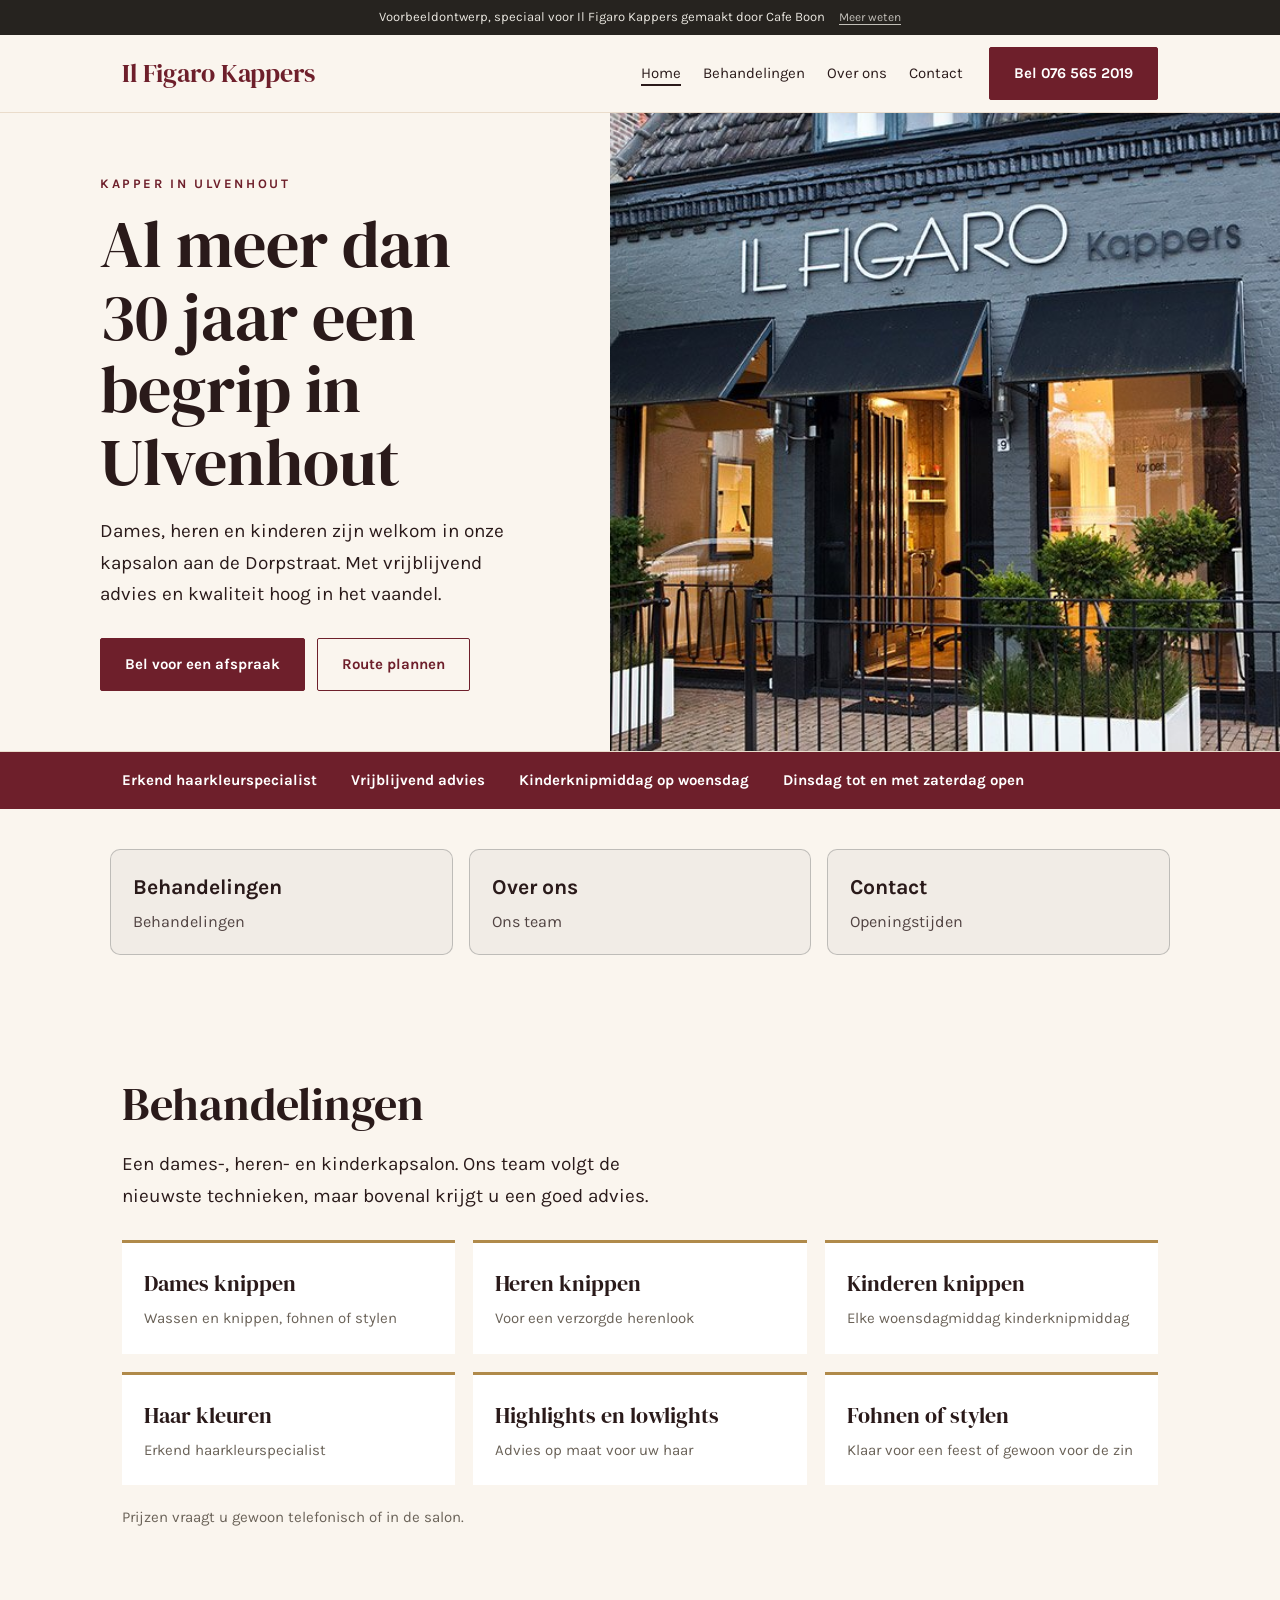
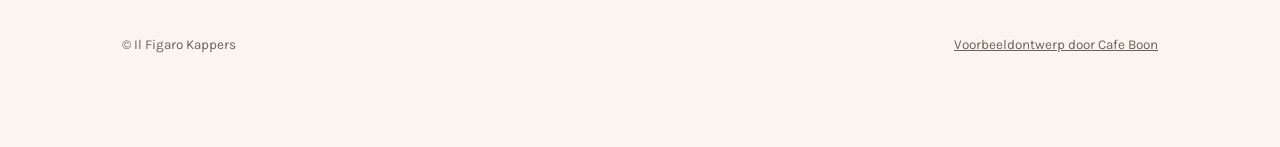
<file: index.html>
<!doctype html>
<html lang="nl"><head><meta charset="utf-8"><meta name="viewport" content="width=device-width,initial-scale=1">
<title>Il Figaro Kappers | Dames, heren en kinderen in Ulvenhout</title>
<meta name="description" content="Il Figaro Kappers aan de Dorpstraat 9 in Ulvenhout. Al meer dan 30 jaar een begrip voor dames, heren en kinderen. Erkend haarkleurspecialist, vrijblijvend advies.">
<meta name="robots" content="noindex">
<link rel="icon" type="image/svg+xml" href="images/favicon.svg">
<meta property="og:title" content="Il Figaro Kappers, Ulvenhout">
<meta property="og:description" content="Al meer dan 30 jaar een begrip in Ulvenhout. Dames, heren en kinderen.">
<meta property="og:image" content="https://ilfigarokappers.cafeboon.com/images/og.jpg">
<meta property="og:type" content="website">
<link rel="preconnect" href="https://fonts.googleapis.com"><link rel="preconnect" href="https://fonts.gstatic.com" crossorigin>
<link href="https://fonts.googleapis.com/css2?family=DM+Serif+Display&family=Karla:wght@400;700&display=swap" rel="stylesheet">
<link rel="stylesheet" href="style.css">
</head><body>
<div class="vb-banner" role="note"><span>Voorbeeldontwerp, speciaal voor Il Figaro Kappers gemaakt door Cafe Boon</span><a href="https://cafeboon.com">Meer weten</a></div>
<header><div class="wrap"><a class="logo" href="index.html">Il Figaro Kappers</a>
<nav><a aria-current="page" href="index.html">Home</a><a href="aanbod.html">Behandelingen</a><a href="over.html">Over ons</a><a href="contact.html">Contact</a></nav>
<a class="btn" href="tel:+31765652019">Bel 076 565 2019</a></div></header>
<div aria-label="Pagina's" class="sn-bar" role="navigation"><a aria-current="page" class="sn-link" href="index.html">Home</a><a class="sn-link" href="aanbod.html">Behandelingen</a><a class="sn-link" href="over.html">Over ons</a><a class="sn-link" href="contact.html">Contact</a></div>
<main id="top">
<section class="hero" style="padding:0"><div class="txt"><p class="tag">Kapper in Ulvenhout</p><h1>Al meer dan 30 jaar een begrip in Ulvenhout</h1><p class="lead">Dames, heren en kinderen zijn welkom in onze kapsalon aan de Dorpstraat. Met vrijblijvend advies en kwaliteit hoog in het vaandel.</p>
<div class="acties"><a class="btn" href="tel:+31765652019">Bel voor een afspraak</a><a class="btn licht" href="https://www.google.com/maps/dir/?api=1&amp;destination=Dorpstraat+9+4851+CJ+Ulvenhout">Route plannen</a></div></div>
<div class="foto"><img alt="De kapsalon Il Figaro Kappers aan de Dorpstraat" fetchpriority="high" src="images/pand.jpg"/></div></section>
<div class="punten"><div class="wrap"><span>Erkend haarkleurspecialist</span><span>Vrijblijvend advies</span><span>Kinderknipmiddag op woensdag</span><span>Dinsdag tot en met zaterdag open</span></div></div>
<div class="sn-cards"><a class="sn-card" href="aanbod.html"><strong>Behandelingen</strong><span>Behandelingen</span></a><a class="sn-card" href="over.html"><strong>Over ons</strong><span>Ons team</span></a><a class="sn-card" href="contact.html"><strong>Contact</strong><span>Openingstijden</span></a></div>
<section><div class="wrap"><h2>Behandelingen</h2>
<p class="lead">Een dames-, heren- en kinderkapsalon. Ons team volgt de nieuwste technieken, maar bovenal krijgt u een goed advies.</p>
<ul class="diensten">
<li>Dames knippen<small>Wassen en knippen, fohnen of stylen</small></li>
<li>Heren knippen<small>Voor een verzorgde herenlook</small></li>
<li>Kinderen knippen<small>Elke woensdagmiddag kinderknipmiddag</small></li>
<li>Haar kleuren<small>Erkend haarkleurspecialist</small></li>
<li>Highlights en lowlights<small>Advies op maat voor uw haar</small></li>
<li>Fohnen of stylen<small>Klaar voor een feest of gewoon voor de zin</small></li>
</ul>
<p class="kleine">Prijzen vraagt u gewoon telefonisch of in de salon.</p></div></section>
</main>
<footer><div class="wrap"><span>© Il Figaro Kappers</span><span><a href="https://cafeboon.com">Voorbeeldontwerp door Cafe Boon</a></span></div></footer>
<div class="balk"><a href="tel:+31765652019">Bel</a><a href="https://www.google.com/maps/dir/?api=1&amp;destination=Dorpstraat+9+4851+CJ+Ulvenhout">Route</a><a href="mailto:ilfigaro@ziggo.nl">Mail</a></div>
</body></html>
</file>
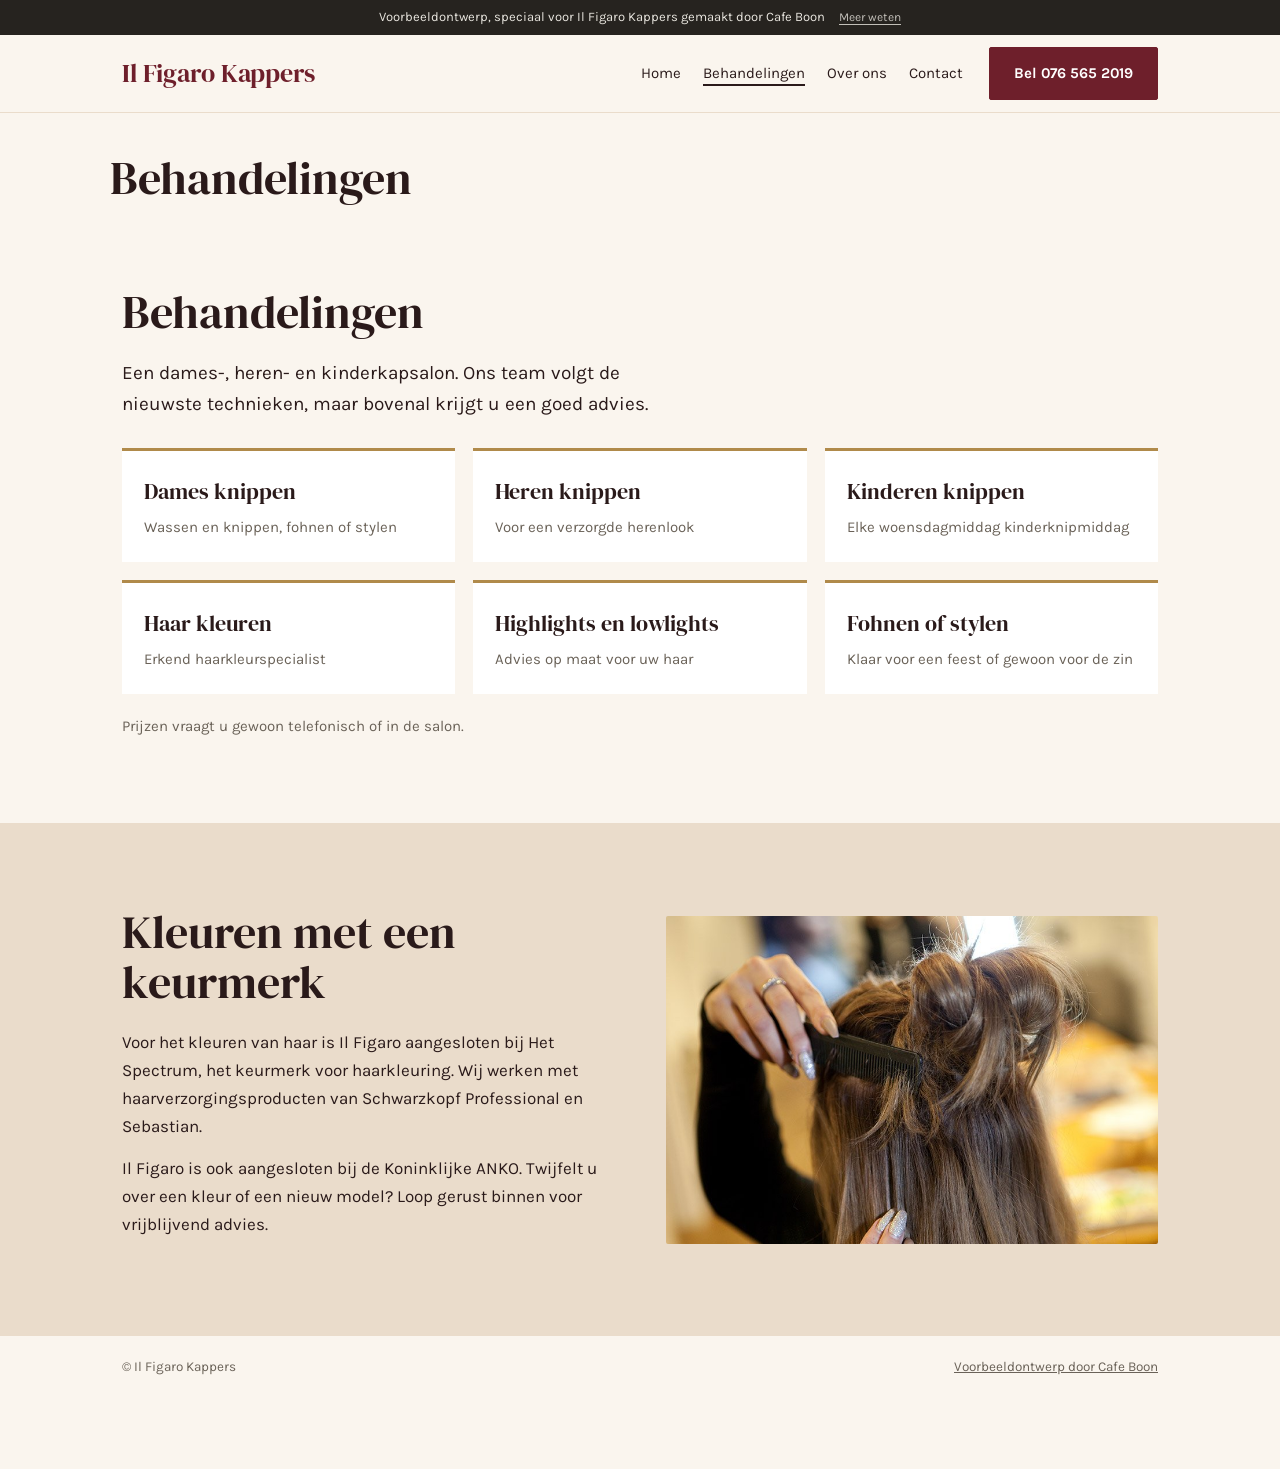
<file: aanbod.html>
<!doctype html>
<html lang="nl"><head><meta charset="utf-8"><meta name="viewport" content="width=device-width,initial-scale=1">
<title>Behandelingen | Il Figaro Kappers</title>
<meta name="description" content="Il Figaro Kappers aan de Dorpstraat 9 in Ulvenhout. Al meer dan 30 jaar een begrip voor dames, heren en kinderen. Erkend haarkleurspecialist, vrijblijvend advies.">
<meta name="robots" content="noindex">
<link rel="icon" type="image/svg+xml" href="images/favicon.svg">
<meta property="og:title" content="Il Figaro Kappers, Ulvenhout">
<meta property="og:description" content="Al meer dan 30 jaar een begrip in Ulvenhout. Dames, heren en kinderen.">
<meta property="og:image" content="https://ilfigarokappers.cafeboon.com/images/og.jpg">
<meta property="og:type" content="website">
<link rel="preconnect" href="https://fonts.googleapis.com"><link rel="preconnect" href="https://fonts.gstatic.com" crossorigin>
<link href="https://fonts.googleapis.com/css2?family=DM+Serif+Display&family=Karla:wght@400;700&display=swap" rel="stylesheet">
<link rel="stylesheet" href="style.css">
</head><body>
<div class="vb-banner" role="note"><span>Voorbeeldontwerp, speciaal voor Il Figaro Kappers gemaakt door Cafe Boon</span><a href="https://cafeboon.com">Meer weten</a></div>
<header><div class="wrap"><a class="logo" href="index.html">Il Figaro Kappers</a>
<nav><a href="index.html">Home</a><a aria-current="page" href="aanbod.html">Behandelingen</a><a href="over.html">Over ons</a><a href="contact.html">Contact</a></nav>
<a class="btn" href="tel:+31765652019">Bel 076 565 2019</a></div></header>
<div aria-label="Pagina's" class="sn-bar" role="navigation"><a class="sn-link" href="index.html">Home</a><a aria-current="page" class="sn-link" href="aanbod.html">Behandelingen</a><a class="sn-link" href="over.html">Over ons</a><a class="sn-link" href="contact.html">Contact</a></div>
<main id="top">
<div class="sn-head"><h1>Behandelingen</h1></div>
<section id="behandelingen"><div class="wrap"><h2>Behandelingen</h2>
<p class="lead">Een dames-, heren- en kinderkapsalon. Ons team volgt de nieuwste technieken, maar bovenal krijgt u een goed advies.</p>
<ul class="diensten">
<li>Dames knippen<small>Wassen en knippen, fohnen of stylen</small></li>
<li>Heren knippen<small>Voor een verzorgde herenlook</small></li>
<li>Kinderen knippen<small>Elke woensdagmiddag kinderknipmiddag</small></li>
<li>Haar kleuren<small>Erkend haarkleurspecialist</small></li>
<li>Highlights en lowlights<small>Advies op maat voor uw haar</small></li>
<li>Fohnen of stylen<small>Klaar voor een feest of gewoon voor de zin</small></li>
</ul>
<p class="kleine">Prijzen vraagt u gewoon telefonisch of in de salon.</p></div></section>
<section class="alt" id="kleuren"><div class="wrap split">
<div><h2>Kleuren met een keurmerk</h2>
<p>Voor het kleuren van haar is Il Figaro aangesloten bij Het Spectrum, het keurmerk voor haarkleuring. Wij werken met haarverzorgingsproducten van Schwarzkopf Professional en Sebastian.</p>
<p>Il Figaro is ook aangesloten bij de Koninklijke ANKO. Twijfelt u over een kleur of een nieuw model? Loop gerust binnen voor vrijblijvend advies.</p></div>
<div class="fotos"><img alt="Haar kammen in de salon" loading="lazy" src="images/kleuren.jpg"/></div>
</div></section>
</main>
<footer><div class="wrap"><span>© Il Figaro Kappers</span><span><a href="https://cafeboon.com">Voorbeeldontwerp door Cafe Boon</a></span></div></footer>
<div class="balk"><a href="tel:+31765652019">Bel</a><a href="https://www.google.com/maps/dir/?api=1&amp;destination=Dorpstraat+9+4851+CJ+Ulvenhout">Route</a><a href="mailto:ilfigaro@ziggo.nl">Mail</a></div>
</body></html>
</file>
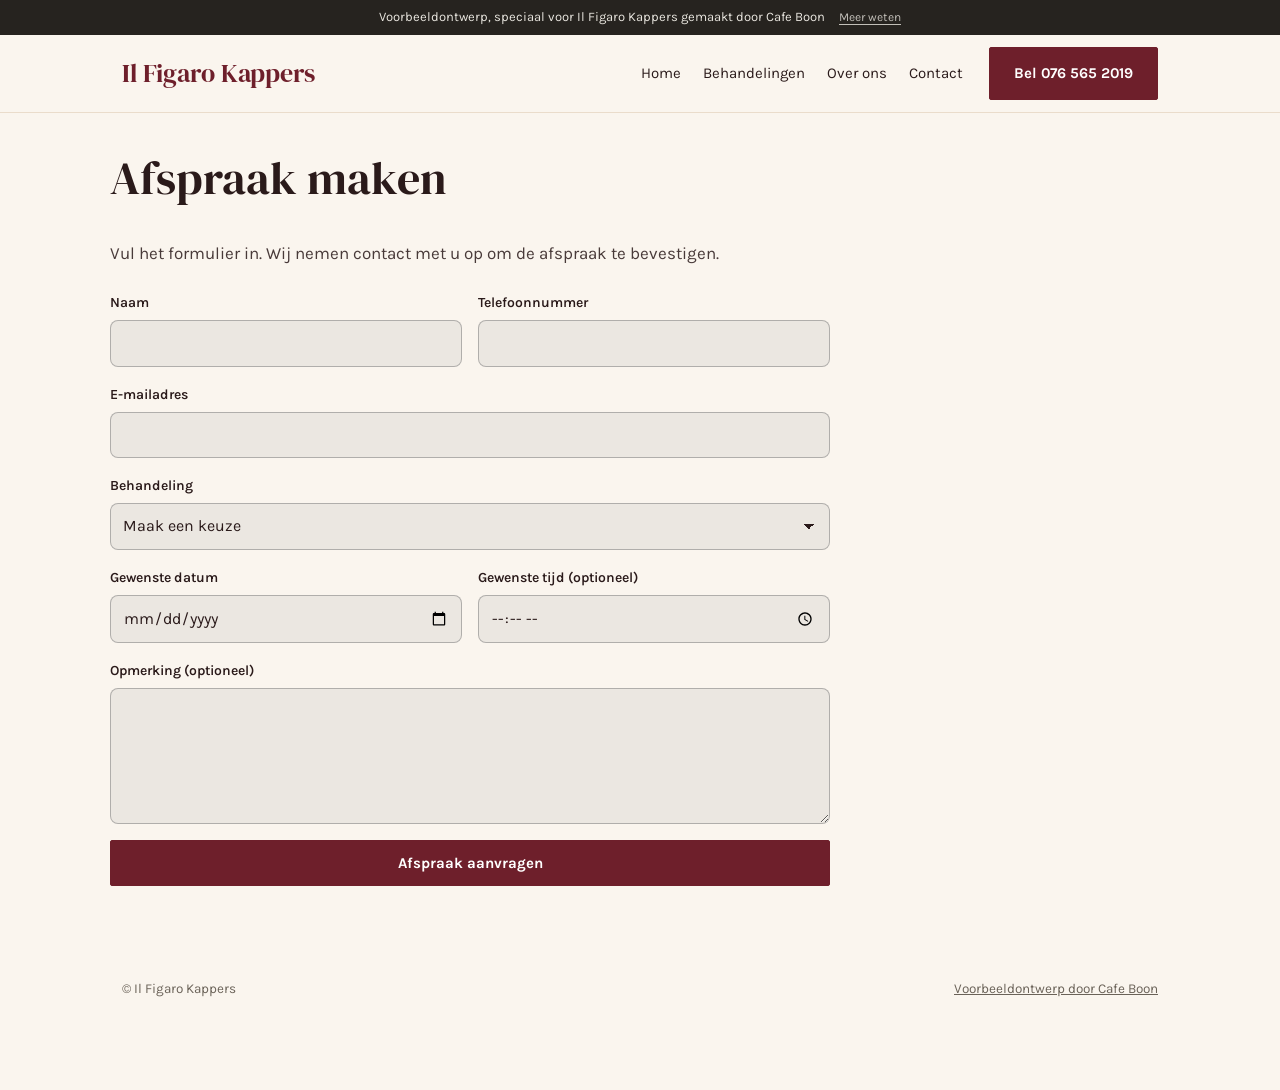
<file: afspraak.html>
<!doctype html>
<html lang="nl"><head><meta charset="utf-8"><meta name="viewport" content="width=device-width,initial-scale=1">
<title>Afspraak maken | Il Figaro Kappers</title>
<meta name="description" content="Afspraak maken bij Il Figaro Kappers.">
<meta name="robots" content="noindex">
<link rel="icon" type="image/svg+xml" href="images/favicon.svg">
<meta property="og:title" content="Il Figaro Kappers, Ulvenhout">
<meta property="og:description" content="Al meer dan 30 jaar een begrip in Ulvenhout. Dames, heren en kinderen.">
<meta property="og:image" content="https://ilfigarokappers.cafeboon.com/images/og.jpg">
<meta property="og:type" content="website">
<link rel="preconnect" href="https://fonts.googleapis.com"><link rel="preconnect" href="https://fonts.gstatic.com" crossorigin>
<link href="https://fonts.googleapis.com/css2?family=DM+Serif+Display&family=Karla:wght@400;700&display=swap" rel="stylesheet">
<link rel="stylesheet" href="style.css">
</head><body>
<div class="vb-banner" role="note"><span>Voorbeeldontwerp, speciaal voor Il Figaro Kappers gemaakt door Cafe Boon</span><a href="https://cafeboon.com">Meer weten</a></div>
<header><div class="wrap"><a class="logo" href="index.html">Il Figaro Kappers</a>
<nav><a href="index.html">Home</a><a href="aanbod.html">Behandelingen</a><a href="over.html">Over ons</a><a href="contact.html">Contact</a></nav>
<a class="btn" href="tel:+31765652019">Bel 076 565 2019</a></div></header>
<div aria-label="Pagina's" class="sn-bar" role="navigation"><a class="sn-link" href="index.html">Home</a><a class="sn-link" href="aanbod.html">Behandelingen</a><a class="sn-link" href="over.html">Over ons</a><a class="sn-link" href="contact.html">Contact</a></div>
<main id="top">
<div class="sn-head"><h1>Afspraak maken</h1></div>
<section class="sn-formsec" id="formulier"><div class="sn-formwrap"><p class="sn-lead">Vul het formulier in. Wij nemen contact met u op om de afspraak te bevestigen.</p><form class="sn-form" id="sn-form"><div class="sn-field"><label for="naam">Naam</label><input id="naam" name="naam" type="text" required autocomplete="name"></div><div class="sn-field"><label for="tel">Telefoonnummer</label><input id="tel" name="tel" type="tel" required autocomplete="tel"></div><div class="sn-field full"><label for="email">E-mailadres</label><input id="email" name="email" type="email" required autocomplete="email"></div><div class="sn-field full"><label for="keuze">Behandeling</label><select id="keuze" name="keuze" required><option value="">Maak een keuze</option><option>Dames knippen</option><option>Heren knippen</option><option>Kinderen knippen</option><option>Haar kleuren</option><option>Highlights en lowlights</option><option>Föhnen of stylen</option></select></div><div class="sn-field"><label for="datum">Gewenste datum</label><input id="datum" name="datum" type="date" required></div><div class="sn-field"><label for="tijd">Gewenste tijd (optioneel)</label><input id="tijd" name="tijd" type="time"></div><div class="sn-field full"><label for="opm">Opmerking (optioneel)</label><textarea id="opm" name="opm" rows="5"></textarea></div><div class="sn-field full"><button class="btn" type="submit">Afspraak aanvragen</button></div></form></div></section>
<script>(function(){var f=document.getElementById('sn-form');if(!f)return;f.addEventListener('submit',function(e){e.preventDefault();if(!f.checkValidity()){f.reportValidity();return;}var d=document.createElement('div');d.className='sn-done';d.setAttribute('role','status');d.tabIndex=-1;d.innerHTML='<h2>Bedankt voor uw aanvraag</h2><p>Dit is een voorbeeldwebsite van Cafe Boon. Uw aanvraag is daarom niet verstuurd. Neem voor een echte afspraak contact op via <a href="tel:+31765652019">076 565 2019</a>.</p>';f.parentNode.replaceChild(d,f);d.focus();});})();</script>
</main><footer><div class="wrap"><span>© Il Figaro Kappers</span><span><a href="https://cafeboon.com">Voorbeeldontwerp door Cafe Boon</a></span></div></footer>
<div class="balk"><a href="tel:+31765652019">Bel</a><a href="https://www.google.com/maps/dir/?api=1&amp;destination=Dorpstraat+9+4851+CJ+Ulvenhout">Route</a><a href="mailto:ilfigaro@ziggo.nl">Mail</a></div>
</body></html>
</file>
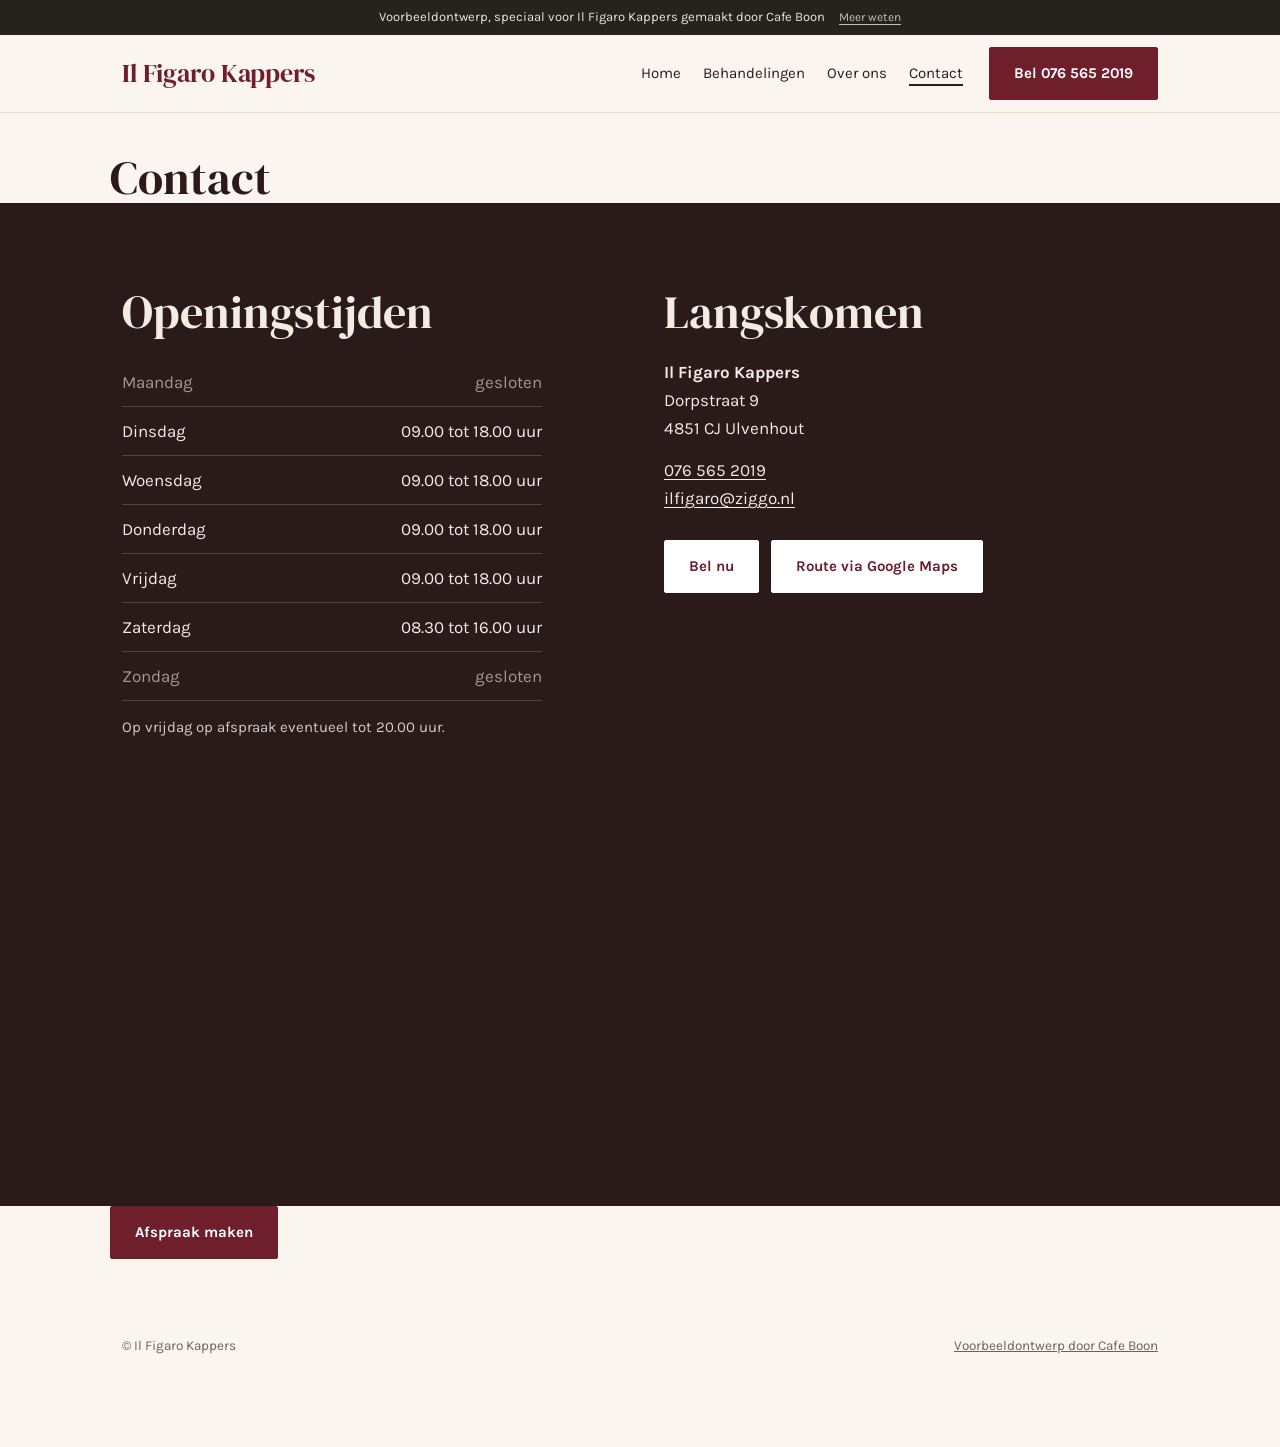
<file: contact.html>
<!doctype html>
<html lang="nl"><head><meta charset="utf-8"><meta name="viewport" content="width=device-width,initial-scale=1">
<title>Contact | Il Figaro Kappers</title>
<meta name="description" content="Il Figaro Kappers aan de Dorpstraat 9 in Ulvenhout. Al meer dan 30 jaar een begrip voor dames, heren en kinderen. Erkend haarkleurspecialist, vrijblijvend advies.">
<meta name="robots" content="noindex">
<link rel="icon" type="image/svg+xml" href="images/favicon.svg">
<meta property="og:title" content="Il Figaro Kappers, Ulvenhout">
<meta property="og:description" content="Al meer dan 30 jaar een begrip in Ulvenhout. Dames, heren en kinderen.">
<meta property="og:image" content="https://ilfigarokappers.cafeboon.com/images/og.jpg">
<meta property="og:type" content="website">
<link rel="preconnect" href="https://fonts.googleapis.com"><link rel="preconnect" href="https://fonts.gstatic.com" crossorigin>
<link href="https://fonts.googleapis.com/css2?family=DM+Serif+Display&family=Karla:wght@400;700&display=swap" rel="stylesheet">
<link rel="stylesheet" href="style.css">
</head><body>
<div class="vb-banner" role="note"><span>Voorbeeldontwerp, speciaal voor Il Figaro Kappers gemaakt door Cafe Boon</span><a href="https://cafeboon.com">Meer weten</a></div>
<header><div class="wrap"><a class="logo" href="index.html">Il Figaro Kappers</a>
<nav><a href="index.html">Home</a><a href="aanbod.html">Behandelingen</a><a href="over.html">Over ons</a><a aria-current="page" href="contact.html">Contact</a></nav>
<a class="btn" href="tel:+31765652019">Bel 076 565 2019</a></div></header>
<div aria-label="Pagina's" class="sn-bar" role="navigation"><a class="sn-link" href="index.html">Home</a><a class="sn-link" href="aanbod.html">Behandelingen</a><a class="sn-link" href="over.html">Over ons</a><a aria-current="page" class="sn-link" href="contact.html">Contact</a></div>
<main id="top">
<div class="sn-head"><h1>Contact</h1></div>
<section class="donker" id="openingstijden"><div class="wrap kol">
<div><h2>Openingstijden</h2>
<table class="tijden">
<tr class="dicht"><td>Maandag</td><td>gesloten</td></tr>
<tr><td>Dinsdag</td><td>09.00 tot 18.00 uur</td></tr>
<tr><td>Woensdag</td><td>09.00 tot 18.00 uur</td></tr>
<tr><td>Donderdag</td><td>09.00 tot 18.00 uur</td></tr>
<tr><td>Vrijdag</td><td>09.00 tot 18.00 uur</td></tr>
<tr><td>Zaterdag</td><td>08.30 tot 16.00 uur</td></tr>
<tr class="dicht"><td>Zondag</td><td>gesloten</td></tr>
</table>
<p style="margin-top:14px;font-size:15px;opacity:.85">Op vrijdag op afspraak eventueel tot 20.00 uur.</p>
</div>
<div id="contact"><h2>Langskomen</h2>
<p><b>Il Figaro Kappers</b><br/>Dorpstraat 9<br/>4851 CJ Ulvenhout</p>
<p><a href="tel:+31765652019">076 565 2019</a><br/><a href="mailto:ilfigaro@ziggo.nl">ilfigaro@ziggo.nl</a></p>
<div class="acties"><a class="btn wit" href="tel:+31765652019">Bel nu</a><a class="btn wit" href="https://www.google.com/maps/dir/?api=1&amp;destination=Dorpstraat+9+4851+CJ+Ulvenhout">Route via Google Maps</a></div>
</div>
</div>
<div class="wrap" style="margin-top:40px"><iframe loading="lazy" src="https://maps.google.com/maps?q=Dorpstraat+9+4851+CJ+Ulvenhout&amp;output=embed" style="width:100%;height:320px;border:0" title="Kaart"></iframe></div></section>
</main>
<section class="sn-formsec sn-formlink"><div class="sn-formwrap"><a class="btn" href="afspraak.html">Afspraak maken</a></div></section>
<footer><div class="wrap"><span>© Il Figaro Kappers</span><span><a href="https://cafeboon.com">Voorbeeldontwerp door Cafe Boon</a></span></div></footer>
<div class="balk"><a href="tel:+31765652019">Bel</a><a href="https://www.google.com/maps/dir/?api=1&amp;destination=Dorpstraat+9+4851+CJ+Ulvenhout">Route</a><a href="mailto:ilfigaro@ziggo.nl">Mail</a></div>
</body></html>
</file>
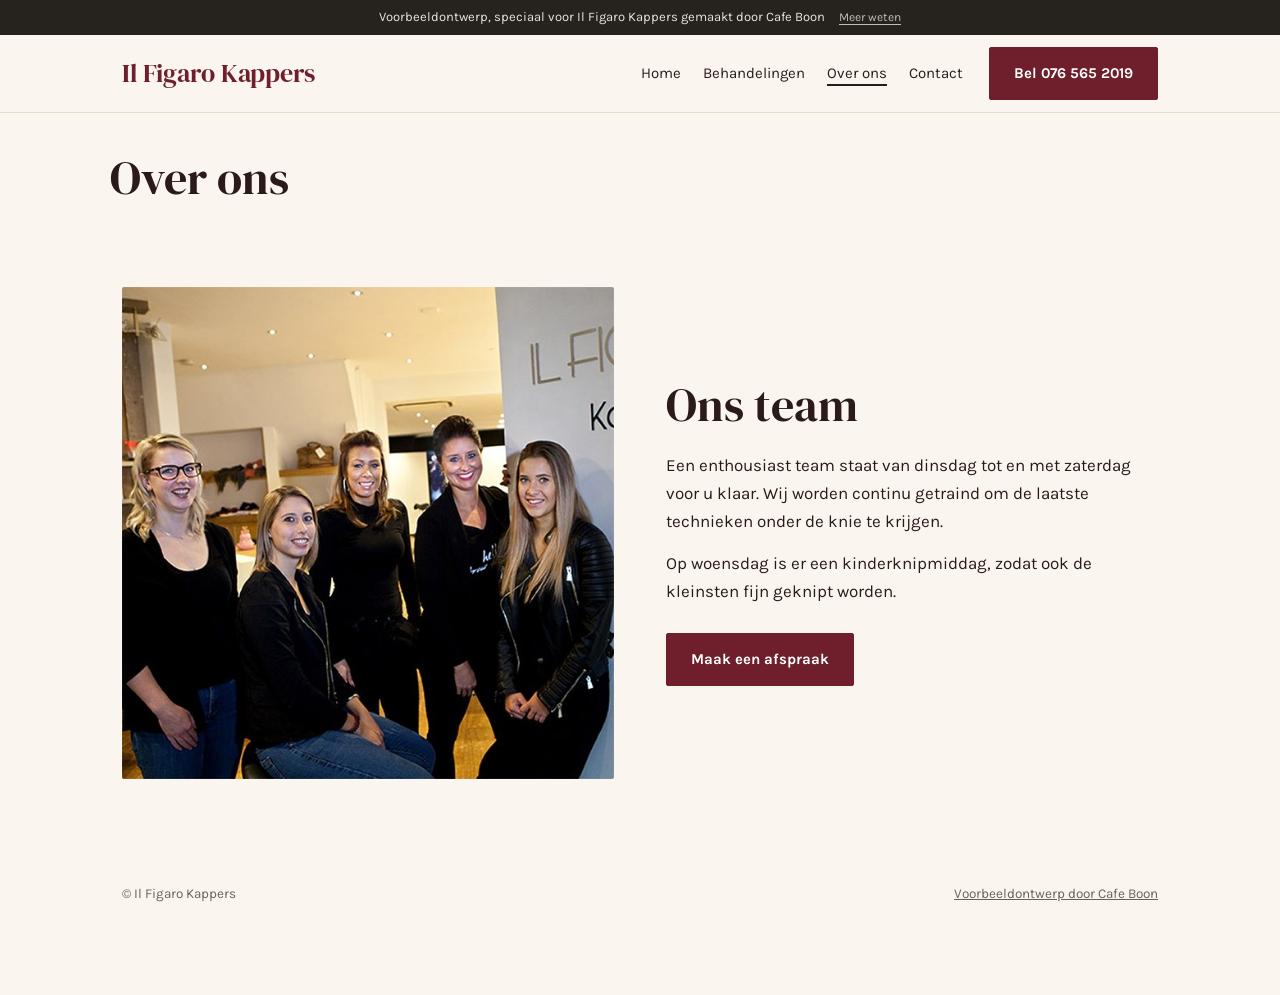
<file: over.html>
<!doctype html>
<html lang="nl"><head><meta charset="utf-8"><meta name="viewport" content="width=device-width,initial-scale=1">
<title>Over ons | Il Figaro Kappers</title>
<meta name="description" content="Il Figaro Kappers aan de Dorpstraat 9 in Ulvenhout. Al meer dan 30 jaar een begrip voor dames, heren en kinderen. Erkend haarkleurspecialist, vrijblijvend advies.">
<meta name="robots" content="noindex">
<link rel="icon" type="image/svg+xml" href="images/favicon.svg">
<meta property="og:title" content="Il Figaro Kappers, Ulvenhout">
<meta property="og:description" content="Al meer dan 30 jaar een begrip in Ulvenhout. Dames, heren en kinderen.">
<meta property="og:image" content="https://ilfigarokappers.cafeboon.com/images/og.jpg">
<meta property="og:type" content="website">
<link rel="preconnect" href="https://fonts.googleapis.com"><link rel="preconnect" href="https://fonts.gstatic.com" crossorigin>
<link href="https://fonts.googleapis.com/css2?family=DM+Serif+Display&family=Karla:wght@400;700&display=swap" rel="stylesheet">
<link rel="stylesheet" href="style.css">
</head><body>
<div class="vb-banner" role="note"><span>Voorbeeldontwerp, speciaal voor Il Figaro Kappers gemaakt door Cafe Boon</span><a href="https://cafeboon.com">Meer weten</a></div>
<header><div class="wrap"><a class="logo" href="index.html">Il Figaro Kappers</a>
<nav><a href="index.html">Home</a><a href="aanbod.html">Behandelingen</a><a aria-current="page" href="over.html">Over ons</a><a href="contact.html">Contact</a></nav>
<a class="btn" href="tel:+31765652019">Bel 076 565 2019</a></div></header>
<div aria-label="Pagina's" class="sn-bar" role="navigation"><a class="sn-link" href="index.html">Home</a><a class="sn-link" href="aanbod.html">Behandelingen</a><a aria-current="page" class="sn-link" href="over.html">Over ons</a><a class="sn-link" href="contact.html">Contact</a></div>
<main id="top">
<div class="sn-head"><h1>Over ons</h1></div>
<section id="team"><div class="wrap split rev">
<div class="fotos"><img alt="Het team van Il Figaro Kappers in de salon" loading="lazy" src="images/team.jpg" style="aspect-ratio:1/1"/></div>
<div><h2>Ons team</h2>
<p>Een enthousiast team staat van dinsdag tot en met zaterdag voor u klaar. Wij worden continu getraind om de laatste technieken onder de knie te krijgen.</p>
<p>Op woensdag is er een kinderknipmiddag, zodat ook de kleinsten fijn geknipt worden.</p>
<div class="acties"><a class="btn" href="tel:+31765652019">Maak een afspraak</a></div></div>
</div></section>
</main>
<footer><div class="wrap"><span>© Il Figaro Kappers</span><span><a href="https://cafeboon.com">Voorbeeldontwerp door Cafe Boon</a></span></div></footer>
<div class="balk"><a href="tel:+31765652019">Bel</a><a href="https://www.google.com/maps/dir/?api=1&amp;destination=Dorpstraat+9+4851+CJ+Ulvenhout">Route</a><a href="mailto:ilfigaro@ziggo.nl">Mail</a></div>
</body></html>
</file>
<file: style.css>
:root{--bg:#faf5ee;--ink:#2a1a1a;--acc:#6e1f2b;--acc2:#b08a4a;--lijn:#eadccb;--mute:#6a6258}
*{box-sizing:border-box;margin:0;padding:0}
html{scroll-behavior:smooth}
body{font-family:'Karla',sans-serif;background:var(--bg);color:var(--ink);line-height:1.65;font-size:17px}
img{display:block;max-width:100%}
a{color:inherit}
.wrap{max-width:1080px;margin:0 auto;padding:0 22px}
h1,h2,h3,.logo{font-family:'DM Serif Display',serif;line-height:1.1;font-weight:400}
h2{font-size:clamp(32px,4.6vw,46px);margin-bottom:20px}
.btn{display:inline-block;background:var(--acc);color:#fff;padding:13px 24px;text-decoration:none;font-weight:700;font-size:15px;border:1px solid var(--acc);border-radius:2px}
.btn.licht{background:transparent;color:var(--acc)}
.btn.wit{background:#fff;color:var(--acc);border-color:#fff}
header{background:var(--bg);border-bottom:1px solid var(--lijn);position:sticky;top:0;z-index:10}
header .wrap{display:flex;align-items:center;gap:26px;padding-top:12px;padding-bottom:12px}
.logo{font-size:1.6rem;text-decoration:none;color:var(--acc);margin-right:auto}
nav{display:flex;gap:22px;font-size:15px}
nav a{text-decoration:none}
.hero{display:grid;grid-template-columns:1fr 1.1fr;min-height:560px;border-bottom:1px solid var(--lijn)}
.hero .txt{display:flex;flex-direction:column;justify-content:center;padding:60px max(22px,calc((100vw - 1080px)/2)) 60px max(22px,calc((100vw - 1080px)/2))}
.hero .tag{letter-spacing:.2em;text-transform:uppercase;font-size:13px;color:var(--acc);font-weight:700;margin-bottom:14px}
.hero h1{font-size:clamp(40px,5.4vw,66px);margin-bottom:18px}
.lead{font-size:19px;max-width:30em}
.acties{display:flex;flex-wrap:wrap;gap:12px;margin-top:28px}
.hero .foto{background:#222}
.hero .foto img{width:100%;height:100%;object-fit:cover}
.punten{background:var(--acc);color:#fff}
.punten .wrap{display:flex;flex-wrap:wrap;gap:8px 34px;padding-top:16px;padding-bottom:16px;font-size:15px;font-weight:700}
section{padding:84px 0}
.alt{background:var(--lijn)}
.donker{background:var(--ink);color:#f2ece3}
.split{display:grid;grid-template-columns:1fr 1fr;gap:52px;align-items:center}
.split.rev .fotos{order:-1}
.split p{margin-bottom:14px}
.fotos img{width:100%;aspect-ratio:3/2;object-fit:cover;border-radius:2px}
.diensten{display:grid;grid-template-columns:repeat(3,1fr);gap:18px;list-style:none;margin-top:28px}
.diensten li{background:#fff;border-top:3px solid var(--acc2);padding:22px 22px 24px;font-family:'DM Serif Display',serif;font-size:22px}
.diensten li small{display:block;font-family:'Karla',sans-serif;font-size:15px;color:var(--mute);margin-top:6px;line-height:1.5}
.kleine{color:var(--mute);font-size:15px;margin-top:20px}
.tijden{width:100%;border-collapse:collapse;max-width:420px}
.tijden td{padding:10px 0;border-bottom:1px solid rgba(255,255,255,.18)}
.tijden td:last-child{text-align:right}
.tijden .dicht td{opacity:.6}
.kol{display:grid;grid-template-columns:1fr 1fr;gap:48px}
.kol iframe{width:100%;height:100%;min-height:300px;border:0;border-radius:2px}
.kol p{margin-bottom:14px}
.kol a{text-decoration-thickness:1px;text-underline-offset:3px}
footer{padding:20px 0 90px;font-size:13.5px;color:var(--mute)}
footer .wrap{display:flex;flex-wrap:wrap;gap:6px 24px;justify-content:space-between}
.balk{display:none}
@media(max-width:820px){
nav{display:none}
.hero{grid-template-columns:1fr;min-height:0}
.hero .txt{padding:44px 22px}
.hero .foto{order:-1;height:260px}
section{padding:56px 0}
.split,.kol{grid-template-columns:1fr;gap:30px}
.split.rev .fotos{order:0}
.diensten{grid-template-columns:1fr}
.balk{display:flex;position:fixed;left:0;right:0;bottom:0;z-index:20;background:var(--acc);box-shadow:0 -2px 10px rgba(0,0,0,.2)}
.balk a{flex:1;text-align:center;color:#fff;text-decoration:none;font-weight:700;padding:15px 0;border-right:1px solid rgba(255,255,255,.25)}
.balk a:last-child{border:0}
header .btn{padding:10px 16px}
}
/* sitenav:start */
.sn-bar{display:none;gap:6px;overflow-x:auto;white-space:nowrap;-webkit-overflow-scrolling:touch;padding:8px 12px;background:inherit;color:inherit;font:inherit;line-height:1.2;border-bottom:1px solid rgba(128,128,128,.35);box-sizing:border-box;max-width:100%}
.sn-bar a.sn-link{flex:0 0 auto;padding:9px 15px;border-radius:999px;color:inherit;text-decoration:none;font-size:15px;font-weight:600;letter-spacing:0;text-transform:none;margin:0}
.sn-bar a.sn-link[aria-current="page"]{background:rgba(128,128,128,.2);box-shadow:inset 0 -2px 0 currentColor}
@media(max-width:820px){.sn-bar{display:flex}}
nav a[aria-current="page"]:not(.cta):not(.btn):not(.call){text-decoration:underline;text-underline-offset:6px;text-decoration-thickness:2px}
.sn-head{max-width:1100px;margin:0 auto;padding:40px 20px 0;box-sizing:border-box}
.sn-head h1{margin:0;color:inherit;font-size:clamp(30px,5vw,46px);line-height:1.1}
.sn-cards{max-width:1100px;margin:0 auto;padding:40px 20px;display:grid;grid-template-columns:repeat(auto-fit,minmax(230px,1fr));gap:16px;box-sizing:border-box}
.sn-card{display:block;padding:20px 22px;border:1px solid rgba(128,128,128,.45);border-radius:10px;background:rgba(128,128,128,.07);color:inherit;text-decoration:none;min-width:0}
.sn-card strong{display:block;font-size:1.25em;margin:0 0 6px;color:inherit}
.sn-card span{display:block;opacity:.8;font-size:.95em;line-height:1.4}
.sn-card:hover,.sn-card:focus-visible{border-color:currentColor}
/* sitenav:end */
/* voorbeeld-formulier:start */
@layer sn{.sn-form button.btn{border:0;font:inherit;cursor:pointer;line-height:1.2}}
.sn-formsec{padding:36px 0 72px}
.sn-formwrap{max-width:1100px;margin:0 auto;padding:0 20px;box-sizing:border-box}
.sn-formwrap>h2{margin:0 0 12px}
.sn-formwrap>.sn-lead,.sn-formwrap>.sn-form,.sn-formwrap>.sn-done{max-width:720px}
.sn-formwrap .sn-lead{margin:0 0 24px;opacity:.85}
.sn-form{display:grid;grid-template-columns:1fr 1fr;gap:16px}
.sn-field{display:flex;flex-direction:column;gap:6px;min-width:0;text-align:left}
.sn-field.full{grid-column:1/-1}
.sn-field label{font-size:14px;font-weight:600}
.sn-field input,.sn-field select,.sn-field textarea{font:inherit;font-size:16px;line-height:1.4;color:inherit;background:rgba(128,128,128,.12);border:1px solid rgba(128,128,128,.55);border-radius:8px;padding:11px 12px;width:100%;box-sizing:border-box;min-width:0;max-width:100%;-webkit-appearance:none;appearance:none}
.sn-field select{background-image:linear-gradient(45deg,transparent 50%,currentColor 50%),linear-gradient(135deg,currentColor 50%,transparent 50%);background-position:calc(100% - 20px) 50%,calc(100% - 15px) 50%;background-size:5px 5px;background-repeat:no-repeat;padding-right:38px}
.sn-field select option{color:#111;background:#fff}
.sn-field textarea{resize:vertical}
.sn-field input:focus,.sn-field select:focus,.sn-field textarea:focus{outline:2px solid currentColor;outline-offset:1px}
.sn-done{padding:28px;border:1px solid rgba(128,128,128,.55);border-radius:12px;background:rgba(128,128,128,.1)}
.sn-done h2{margin:0 0 10px}
.sn-done p{margin:0}
.sn-done a{text-decoration:underline;text-underline-offset:3px;font-weight:600}
.sn-formlink{padding:0 0 56px}
@media(max-width:640px){.sn-form{grid-template-columns:1fr}.sn-formsec{padding:24px 0 56px}}
/* voorbeeld-formulier:end */
/* voorbeeldbanner:start */
.vb-banner{display:flex;flex-wrap:wrap;justify-content:center;align-items:baseline;gap:2px 14px;padding:8px 16px;background:#26231f;color:#e9e6df;font-size:13px;line-height:1.45;letter-spacing:0;text-transform:none;font-weight:400;text-align:center;position:relative;z-index:1000}
.vb-banner a{color:inherit;opacity:.8;text-decoration:underline;text-underline-offset:3px;font-size:12px;font-weight:400;white-space:nowrap;letter-spacing:0;text-transform:none}
.vb-banner a:hover{opacity:1}
/* voorbeeldbanner:end */
</file>
